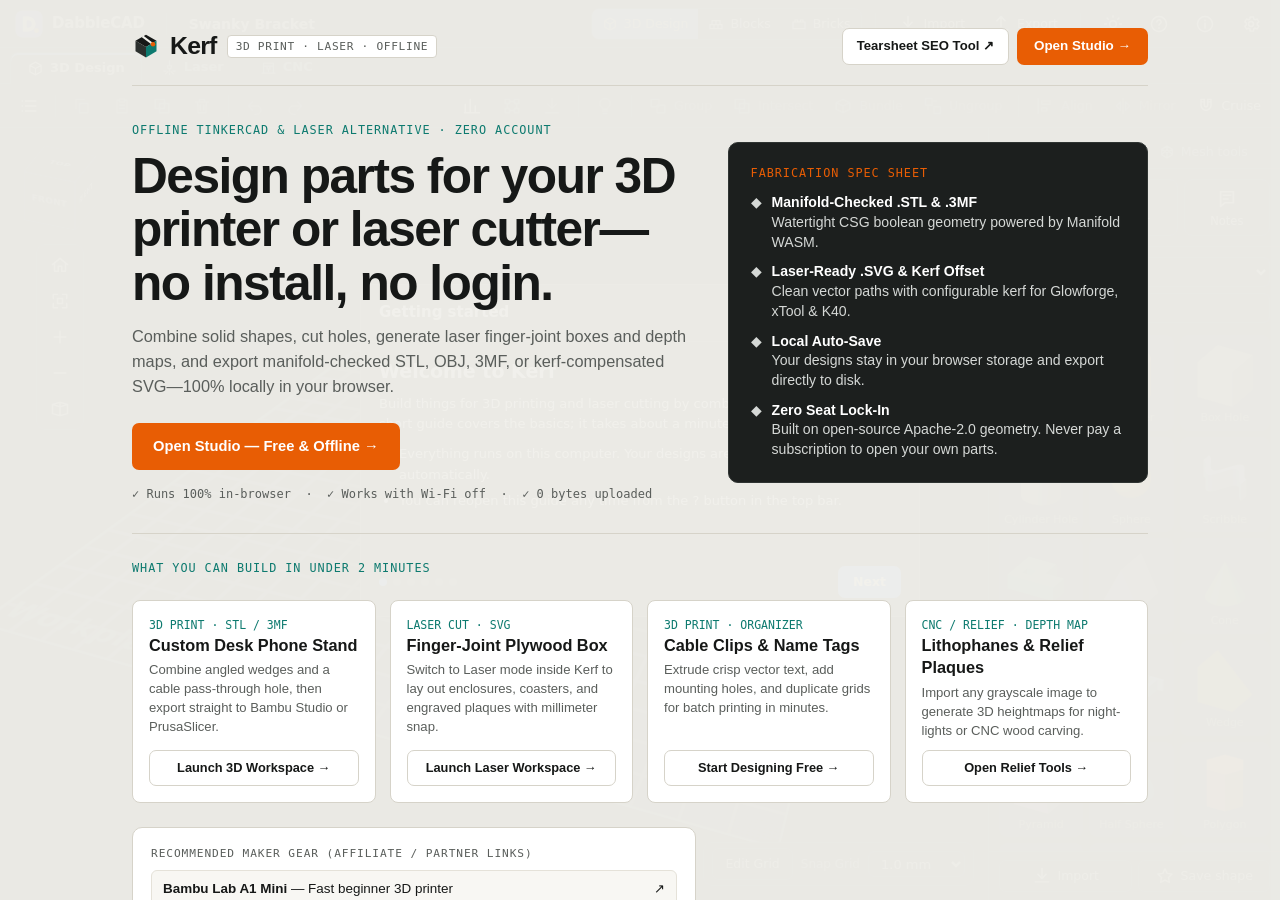
<file: index.html>
<!doctype html>
<html lang="en" data-theme="dark">
  <head>
    <meta charset="UTF-8" />
    <meta name="viewport" content="width=device-width, initial-scale=1.0" />
    <meta http-equiv="Content-Security-Policy" content="default-src 'self'; script-src 'self' 'wasm-unsafe-eval'; style-src 'self' 'unsafe-inline' https://fonts.googleapis.com; img-src 'self' data: blob:; font-src 'self' data: https://fonts.gstatic.com; connect-src 'self' data: blob: ws: http://localhost:*; media-src 'self' blob: mediastream:; worker-src 'self' blob:" />
    <title>Kerf — Offline Browser 3D CAD &amp; Laser Studio</title>
    <meta name="description" content="Zero-account 3D printing & laser cutting CAD studio that runs 100% offline in your browser. Export clean STL, OBJ, 3MF, and kerf-ready SVG." />
    <link rel="icon" type="image/svg+xml" href="data:image/svg+xml,%3Csvg xmlns='http://www.w3.org/2000/svg' viewBox='0 0 32 32'%3E%3Cpolygon points='16,3 28,10 16,17 4,10' fill='%23161817'/%3E%3Cpolygon points='4,10 16,17 16,29 4,22' fill='%232C302E'/%3E%3Cpolygon points='28,10 16,17 16,29 28,22' fill='%230D7A6F'/%3E%3Cline x1='12' y1='5' x2='24' y2='14' stroke='%23F2F1EC' stroke-width='2.4'/%3E%3Ccircle cx='24' cy='14' r='2.6' fill='%23E85D04'/%3E%3C/svg%3E" />
    <link rel="preconnect" href="https://fonts.googleapis.com" />
    <link rel="preconnect" href="https://fonts.gstatic.com" crossorigin />
    <link href="https://fonts.googleapis.com/css2?family=IBM+Plex+Mono:wght@400;500&family=Inter:wght@400;500;600&family=Space+Grotesk:wght@600;700&display=swap" rel="stylesheet" />
    <script type="module" crossorigin src="./assets/index-CV2kZKXa.js"></script>
    <link rel="stylesheet" crossorigin href="./assets/index-B5rEnahn.css">
  </head>
  <body>
    <div id="app"></div>
    <div id="boot" class="boot"><div class="boot-logo">Kerf</div><div class="boot-sub">Loading 3D &amp; Laser engine…</div></div>
  </body>
</html>
</file>
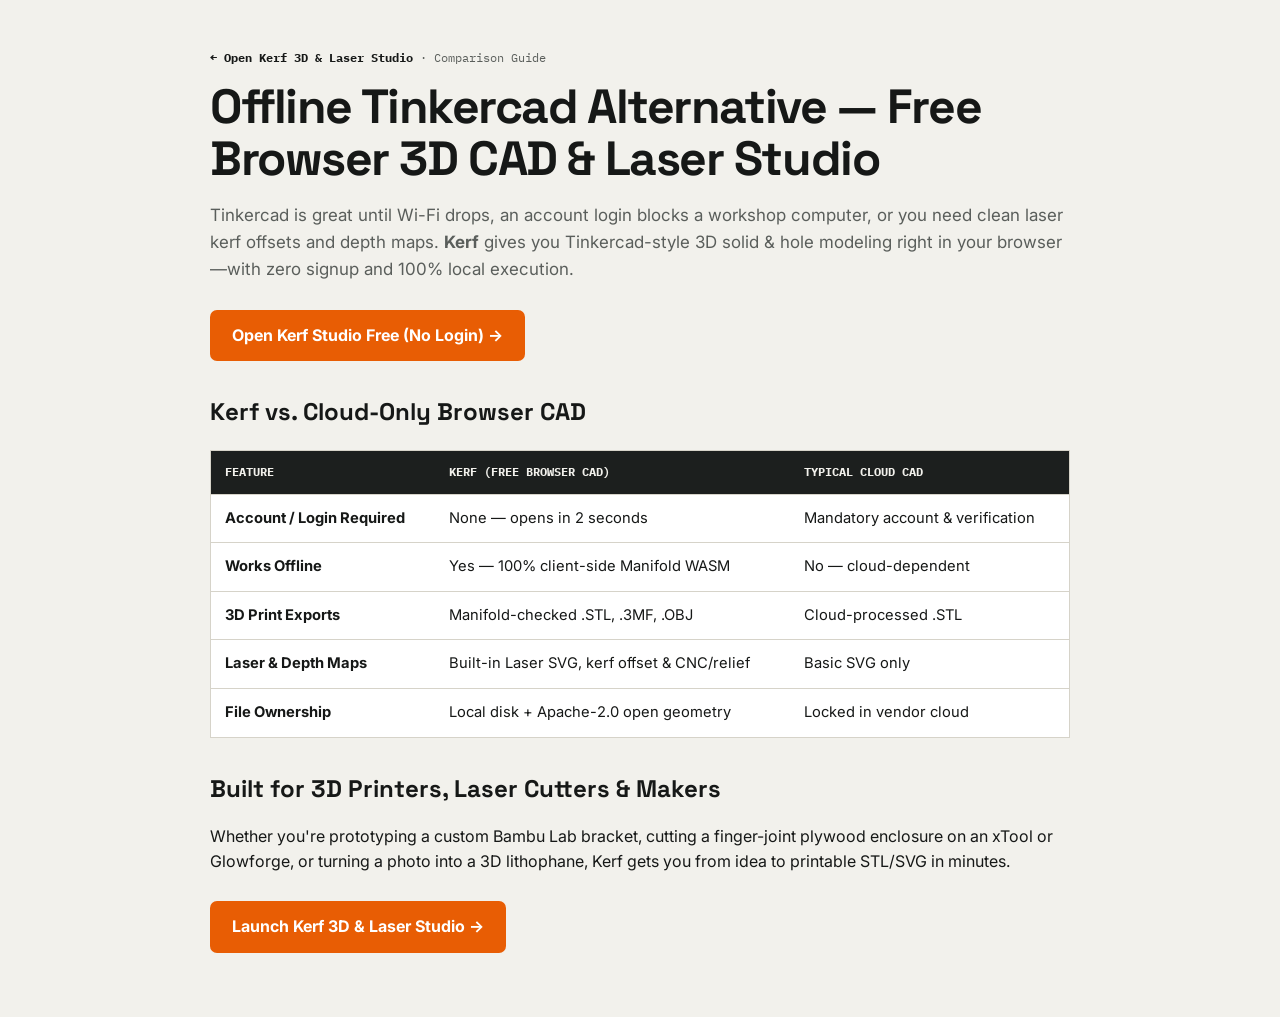
<file: tinkercad-offline-alternative.html>
<!DOCTYPE html>
<html lang="en">
<head>
  <meta charset="UTF-8" />
  <meta name="viewport" content="width=device-width, initial-scale=1.0" />
  <title>Offline Tinkercad Alternative — Free Browser 3D CAD &amp; Laser Studio | Kerf</title>
  <meta name="description" content="Looking for an offline Tinkercad alternative with no account or cloud lock-in? Kerf runs 100% locally in your browser with Manifold WASM and exports clean STL, 3MF, OBJ, and laser SVG." />
  <link rel="canonical" href="https://evanturner557-del.github.io/kerf-cad/tinkercad-offline-alternative.html" />
  <script type="application/ld+json">
  {
    "@context": "https://schema.org",
    "@type": "FAQPage",
    "mainEntity": [
      {"@type":"Question","name":"Does Kerf work without an Autodesk account or internet connection?","acceptedAnswer":{"@type":"Answer","text":"Yes. Kerf runs 100% client-side in your browser using WebGL and Manifold WASM. Zero signup, zero cloud uploads, and your designs save directly to local storage or disk."}},
      {"@type":"Question","name":"Can Kerf export files for Bambu Lab, Prusa, and Glowforge/xTool?","acceptedAnswer":{"@type":"Answer","text":"Yes. Kerf exports watertight, manifold-checked .STL, .3MF, and .OBJ files for 3D slicers (Bambu Studio, PrusaSlicer, Cura) and kerf-compensated .SVG files for laser cutters."}}
    ]
  }
  </script>
  <link rel="preconnect" href="https://fonts.googleapis.com" />
  <link rel="preconnect" href="https://fonts.gstatic.com" crossorigin />
  <link href="https://fonts.googleapis.com/css2?family=IBM+Plex+Mono:wght@400;500&family=Inter:wght@400;600;700&family=Space+Grotesk:wght@600;700&display=swap" rel="stylesheet" />
  <style>
    body { margin:0; background:#F2F1EC; color:#161817; font-family:'Inter',sans-serif; line-height:1.6; }
    .wrap { max-width:860px; margin:0 auto; padding:36px 20px 64px; }
    a { color:#E85D04; }
    h1 { font-family:'Space Grotesk',sans-serif; font-size:clamp(2rem,4.5vw,3rem); line-height:1.08; margin:0 0 14px; letter-spacing:-0.03em; }
    h2 { font-family:'Space Grotesk',sans-serif; font-size:1.5rem; margin:32px 0 10px; }
    .btn { display:inline-block; background:#E85D04; color:#fff; text-decoration:none; font-weight:700; padding:13px 22px; border-radius:7px; margin-top:10px; }
    .btn:hover { background:#C94D00; }
    table { width:100%; border-collapse:collapse; background:#fff; border:1px solid #D6D3C9; margin:18px 0; font-size:0.92rem; }
    th, td { padding:12px 14px; border-bottom:1px solid #D6D3C9; text-align:left; }
    th { background:#1C1F1E; color:#F2F1EC; font-family:'IBM Plex Mono',monospace; font-size:0.74rem; text-transform:uppercase; }
  </style>
</head>
<body>
  <div class="wrap">
    <p style="font-family:'IBM Plex Mono',monospace;font-size:0.78rem;color:#5A5E5B;"><a href="./" style="text-decoration:none;color:#161817;font-weight:700;">← Open Kerf 3D &amp; Laser Studio</a> · Comparison Guide</p>
    <h1>Offline Tinkercad Alternative — Free Browser 3D CAD &amp; Laser Studio</h1>
    <p style="font-size:1.06rem;color:#5A5E5B;">Tinkercad is great until Wi-Fi drops, an account login blocks a workshop computer, or you need clean laser kerf offsets and depth maps. <strong>Kerf</strong> gives you Tinkercad-style 3D solid &amp; hole modeling right in your browser—with zero signup and 100% local execution.</p>
    <a class="btn" href="./">Open Kerf Studio Free (No Login) →</a>

    <h2>Kerf vs. Cloud-Only Browser CAD</h2>
    <table>
      <thead><tr><th>Feature</th><th>Kerf (Free Browser CAD)</th><th>Typical Cloud CAD</th></tr></thead>
      <tbody>
        <tr><td><strong>Account / Login Required</strong></td><td>None — opens in 2 seconds</td><td>Mandatory account &amp; verification</td></tr>
        <tr><td><strong>Works Offline</strong></td><td>Yes — 100% client-side Manifold WASM</td><td>No — cloud-dependent</td></tr>
        <tr><td><strong>3D Print Exports</strong></td><td>Manifold-checked .STL, .3MF, .OBJ</td><td>Cloud-processed .STL</td></tr>
        <tr><td><strong>Laser &amp; Depth Maps</strong></td><td>Built-in Laser SVG, kerf offset &amp; CNC/relief</td><td>Basic SVG only</td></tr>
        <tr><td><strong>File Ownership</strong></td><td>Local disk + Apache-2.0 open geometry</td><td>Locked in vendor cloud</td></tr>
      </tbody>
    </table>

    <h2>Built for 3D Printers, Laser Cutters &amp; Makers</h2>
    <p>Whether you're prototyping a custom Bambu Lab bracket, cutting a finger-joint plywood enclosure on an xTool or Glowforge, or turning a photo into a 3D lithophane, Kerf gets you from idea to printable STL/SVG in minutes.</p>
    <a class="btn" href="./">Launch Kerf 3D &amp; Laser Studio →</a>
  </div>
</body>
</html>
</file>
<file: assets/index-B5rEnahn.css>
:root{--bg:#16181d;--panel:#1e2128;--panel-2:#262a33;--panel-3:#2f3440;--border:#323845;--text:#e7eaf0;--muted:#98a2b3;--accent:#4f8cff;--accent-text:#fff;--accent-soft:#4f8cff2e;--danger:#ef5350;--select:#29c5ff;--shadow:0 8px 28px #00000073;--tile:#2a2f3a;--handle:#fff;--handle-border:#10131a;--lightningcss-light: ;--lightningcss-dark:initial;color-scheme:dark}:root[data-theme=light]{--bg:#f1f4f8;--panel:#fff;--panel-2:#f3f6fa;--panel-3:#e6ebf2;--border:#d5dce6;--text:#1c2430;--muted:#5f6b7c;--accent:#2463eb;--accent-text:#fff;--accent-soft:#2463eb1f;--danger:#d32f2f;--shadow:0 8px 28px #1e32502e;--tile:#eef2f7;--lightningcss-light:initial;--lightningcss-dark: ;color-scheme:light}*{box-sizing:border-box}html,body{height:100%;margin:0;overflow:hidden}body{background:var(--bg);color:var(--text);user-select:none;font:13px/1.4 Segoe UI,system-ui,-apple-system,Helvetica Neue,Arial,sans-serif}button,input,select,textarea{font:inherit;color:inherit}input,textarea{user-select:text}::-webkit-scrollbar{width:10px;height:10px}::-webkit-scrollbar-thumb{background:var(--panel-3);background-clip:padding-box;border:2px solid #0000;border-radius:6px}::-webkit-scrollbar-thumb:hover{background:var(--muted);background-clip:padding-box;border:2px solid #0000}.boot{background:var(--bg);z-index:1000;flex-direction:column;justify-content:center;align-items:center;gap:6px;display:flex;position:fixed;inset:0}.boot-logo{letter-spacing:-.5px;font-size:30px;font-weight:700}.boot-sub{color:var(--muted)}#app{flex-direction:column;height:100%;display:flex}.btn{cursor:pointer;min-width:32px;height:32px;color:var(--text);white-space:nowrap;background:0 0;border:1px solid #0000;border-radius:7px;justify-content:center;align-items:center;gap:6px;padding:0 8px;display:inline-flex}.btn:hover{background:var(--panel-3)}.btn:active{transform:translateY(1px)}.btn:disabled,.btn.disabled{opacity:.35;pointer-events:none}.btn.active{background:var(--accent-soft);color:var(--accent);border-color:var(--accent)}.btn-primary{background:var(--accent);color:var(--accent-text);padding:0 14px;font-weight:600}.btn-primary:hover{background:var(--accent);filter:brightness(1.1)}.btn-outline{border-color:var(--border);padding:0 12px}.btn-danger{background:var(--danger);color:#fff;padding:0 14px;font-weight:600}.btn-danger:hover{background:var(--danger);filter:brightness(1.1)}.btn-ghost{color:var(--muted)}.btn-label{font-size:12.5px}.icon{flex:none}.input,.select{border:1px solid var(--border);background:var(--panel-2);border-radius:6px;outline:none;min-width:0;height:30px;padding:0 8px}.input:focus,.select:focus{border-color:var(--accent)}.sep{background:var(--border);flex:none;width:1px;height:22px;margin:0 5px}.topbar{background:var(--panel);border-bottom:1px solid var(--border);flex:none;align-items:center;gap:8px;height:48px;padding:0 10px;display:flex}.logo{cursor:pointer;background:0 0;border:0;border-radius:8px;align-items:center;gap:8px;padding:4px 8px 4px 4px;display:flex}.logo:hover{background:var(--panel-3)}.logo-mark{width:30px;height:30px;display:flex}.logo-name{letter-spacing:-.2px;font-size:15px;font-weight:700}.design-name{background:0 0;border:1px solid #0000;border-radius:6px;outline:none;width:260px;height:30px;padding:0 8px;font-size:14px;font-weight:600}.design-name:hover{border-color:var(--border)}.design-name:focus{border-color:var(--accent);background:var(--panel-2)}.save-state{color:var(--muted);min-width:120px;font-size:12px}.spacer{flex:1}.segmented{border:1px solid var(--border);background:var(--panel-2);border-radius:8px;display:inline-flex;overflow:hidden}.segmented .btn{border:0;border-radius:0;height:30px;padding:0 10px}.segmented .btn.active{background:var(--accent);color:var(--accent-text)}.toolbar{background:var(--panel);border-bottom:1px solid var(--border);flex:none;align-items:center;gap:2px;height:44px;padding:0 10px;display:flex}.toolbar .btn{min-width:36px;height:34px}.main{flex:1;min-height:0;display:flex}.viewport{background:var(--bg);flex:1;min-width:0;position:relative;overflow:hidden}.viewport-canvas{touch-action:none;outline:none;display:block;position:absolute;inset:0}.busy .viewport-canvas{cursor:progress!important}.busy-pill{background:var(--panel);border:1px solid var(--border);box-shadow:var(--shadow);z-index:30;border-radius:20px;padding:6px 14px;display:none;position:absolute;top:14px;left:50%;transform:translate(-50%)}.busy .busy-pill{display:block}.marquee{border:1px solid var(--select);pointer-events:none;z-index:5;background:#29c5ff1f;position:absolute}.mode-banner{background:var(--panel);border:1px solid var(--border);box-shadow:var(--shadow);z-index:12;border-radius:10px;align-items:center;gap:10px;padding:8px 14px;display:flex;position:absolute;bottom:18px;left:50%;transform:translate(-50%)}.mode-banner:empty{display:none}.mode-banner kbd,.kbd{background:var(--panel-3);border:1px solid var(--border);border-bottom-width:2px;border-radius:4px;padding:3px 5px;font:11px/1 ui-monospace,Consolas,monospace}.viewnav{z-index:10;flex-direction:column;align-items:center;gap:10px;display:flex;position:absolute;top:14px;left:14px}.viewcube{cursor:grab;width:92px;height:92px;position:relative}.viewcube-face{letter-spacing:.4px;width:56px;height:56px;color:var(--muted);background:var(--panel);border:1px solid var(--border);backface-visibility:hidden;cursor:pointer;transform-origin:50%;justify-content:center;align-items:center;margin:-28px 0 0 -28px;font-size:9.5px;font-weight:700;display:flex;position:absolute;top:50%;left:50%}.viewcube-face:hover{background:var(--accent);color:var(--accent-text);border-color:var(--accent)}.navcol{background:var(--panel);border:1px solid var(--border);box-shadow:var(--shadow);border-radius:9px;flex-direction:column;gap:4px;padding:4px;display:flex}.gizmo-layer{pointer-events:none;z-index:6;position:absolute;inset:0;overflow:hidden}.gizmo-layer>*{pointer-events:auto;position:absolute;top:0;left:0}.gz-handle{touch-action:none}.gz-corner{background:var(--handle);border:1.5px solid var(--handle-border);cursor:nwse-resize;border-radius:2px;width:11px;height:11px;box-shadow:0 0 0 1px #ffffff59}.gz-corner:hover,.gz-edge:hover{background:#ff5252}.gz-top{cursor:ns-resize}.gz-edge{cursor:ew-resize;background:#20242c;border:1.5px solid #fff;border-radius:2px;width:8px;height:8px}.gz-lift{cursor:ns-resize;filter:drop-shadow(0 0 1px #fff)drop-shadow(0 0 1px #fff);border-bottom:17px solid #20242c;border-left:9px solid #0000;border-right:9px solid #0000;width:0;height:0}.gz-lift:hover{border-bottom-color:#ff5252}.gz-rot{color:#fff;cursor:grab;background:#181c24d1;border:1px solid #ffffff8c;border-radius:50%;justify-content:center;align-items:center;width:30px;height:30px;display:flex}.gz-rot:hover{background:var(--select);color:#06202b}.gz-rot-x{color:#ff8a80}.gz-rot-y{color:#b9f6ca}.gz-rot-z{color:#82b1ff}.gz-label{text-align:center;color:#1b2330;cursor:text;white-space:nowrap;background:#fff;border:1px solid #9aa7b8;border-radius:4px;min-width:26px;padding:2px 6px;font-size:11.5px;font-weight:600;box-shadow:0 1px 3px #0000004d}.gz-label:hover{border-color:var(--select)}.gz-label.editing{padding:0}.gz-label-e,.gz-label-rx,.gz-label-ry{color:#fff;background:#20242c;border-color:#58657a}.gz-angle{background:var(--select);color:#06202b;border-color:var(--select);pointer-events:none!important}.gz-input{outline:2px solid var(--select);text-align:center;color:#111;background:#fff;border:0;border-radius:3px;width:62px;height:22px;font-size:12px;font-weight:600}.gz-align{cursor:pointer;background:#20242c;border:2px solid #fff;border-radius:50%;width:15px;height:15px}.gz-align:hover{transform-origin:50%;background:#ff7043}.gz-mirror{color:#fff;cursor:pointer;background:#20242c;border:1px solid #fff9;border-radius:8px;justify-content:center;align-items:center;width:32px;height:32px;display:flex}.gz-mirror:hover{background:#ff7043}.gz-mirror-y svg{transform:rotate(60deg)}.gz-mirror-z svg{transform:rotate(90deg)}.gz-ruler-close{background:var(--select);color:#06202b;cursor:pointer;border:0;border-radius:50%;width:20px;height:20px;font-weight:700;line-height:1}.gz-notes{inset:0;pointer-events:none!important}.gz-note{pointer-events:auto;cursor:pointer;align-items:flex-start;gap:0;display:flex;position:absolute;top:0;left:0}.gz-note-pin{background:#ffca28;border:2px solid #5d4200;border-radius:50%;flex:none;width:10px;height:10px;margin:-5px 0 0 -5px}.gz-note-text{color:#3b2e00;white-space:pre-wrap;background:#fff3c4;border:1px solid #c9a227;border-radius:6px 6px 6px 0;max-width:220px;margin:-26px 0 0 4px;padding:3px 8px;font-size:12px;box-shadow:0 2px 6px #0000004d}.inspector{z-index:11;background:var(--panel);border:1px solid var(--border);width:262px;max-height:calc(100% - 80px);box-shadow:var(--shadow);border-radius:10px;position:absolute;top:14px;right:14px;overflow:auto}.inspector:empty{display:none}.insp-head{border-bottom:1px solid var(--border);align-items:center;gap:4px;padding:8px 8px 8px 12px;display:flex}.insp-title{text-overflow:ellipsis;white-space:nowrap;flex:1;font-size:13.5px;font-weight:700;overflow:hidden}.insp-kind{gap:8px;padding:10px 12px;display:flex}.kind-btn{border:1px solid var(--border);background:var(--panel-2);cursor:pointer;border-radius:8px;flex-direction:column;flex:1;align-items:center;gap:5px;padding:8px 4px;font-size:12px;display:flex}.kind-btn:hover{border-color:var(--muted)}.kind-btn.active{border-color:var(--accent);background:var(--accent-soft)}.swatch{width:34px;height:34px;box-shadow:0 0 0 1px var(--border);border:2px solid #ffffffbf;border-radius:50%}.swatch-hole{background:radial-gradient(#7f8894 1.6px,#0000 1.8px) 0 0/7px 7px,#cfd5dc}.swatch-multi{background:conic-gradient(#e53935,#fdd835,#43a047,#1e88e5,#8e24aa,#e53935)}.insp-section{border-top:1px solid var(--border);padding:6px 12px 10px}.insp-section>summary{cursor:pointer;color:var(--muted);text-transform:uppercase;letter-spacing:.5px;align-items:center;gap:4px;padding:4px 0;font-size:12px;font-weight:600;list-style:none;display:flex}.insp-section>summary::-webkit-details-marker{display:none}.insp-section>summary:before{content:"▸";font-size:10px}.insp-section[open]>summary:before{content:"▾"}.param{grid-template-columns:1fr 64px;align-items:center;gap:2px 8px;margin:7px 0;display:grid}.param label{color:var(--muted);grid-column:1/3;font-size:12px}.param input[type=range]{width:100%;accent-color:var(--accent)}.param .input{text-align:right;height:26px;padding:0 6px}.param-wide{grid-template-columns:1fr}.param-wide textarea{resize:vertical;border:1px solid var(--border);background:var(--panel-2);border-radius:6px;outline:none;width:100%;min-height:54px;padding:6px 8px}.param-wide textarea:focus{border-color:var(--accent)}.param-wide .select{width:100%}.xyz{grid-template-columns:38px repeat(3,1fr);align-items:center;gap:5px;margin:6px 0;display:grid}.xyz span{color:var(--muted);font-size:11.5px}.xyz .input{text-align:right;width:100%;height:26px;padding:0 5px}.xyz .input.ax-x{border-left:3px solid #ef5350}.xyz .input.ax-y{border-left:3px solid #66bb6a}.xyz .input.ax-z{border-left:3px solid #42a5f5}.check{cursor:pointer;align-items:center;gap:8px;margin:7px 0;font-size:12.5px;display:flex}.check input{accent-color:var(--accent);width:15px;height:15px}.insp-note{color:var(--muted);padding:4px 0;font-size:12px}.color-pop{z-index:60;background:var(--panel);border:1px solid var(--border);width:232px;box-shadow:var(--shadow);border-radius:10px;padding:10px;position:fixed}.color-grid{grid-template-columns:repeat(8,1fr);gap:5px;display:grid}.color-cell{aspect-ratio:1;cursor:pointer;border:1px solid #80808073;border-radius:5px;padding:0}.color-cell:hover{transform:scale(1.15)}.color-custom{align-items:center;gap:8px;margin-top:10px;display:flex}.color-custom input[type=color]{border:1px solid var(--border);background:0 0;border-radius:5px;width:34px;height:28px;padding:0}.side{background:var(--panel);border-left:1px solid var(--border);flex-direction:column;flex:none;width:292px;display:flex}.side-tools{border-bottom:1px solid var(--border);grid-template-columns:repeat(3,1fr);gap:6px;padding:10px;display:grid}.side-tool{border:1px solid var(--border);background:var(--panel-2);cursor:pointer;border-radius:8px;flex-direction:column;align-items:center;gap:3px;padding:8px 2px 6px;font-size:11.5px;display:flex}.side-tool:hover{border-color:var(--muted)}.side-tool.active{border-color:var(--accent);background:var(--accent-soft);color:var(--accent)}.side-filter{gap:6px;padding:10px 10px 6px;display:flex}.side-filter .select{flex:1}.side-search{padding:0 10px 8px;position:relative}.side-search .input{width:100%;padding-left:28px}.side-search .icon{color:var(--muted);position:absolute;top:7px;left:18px}.shape-grid{flex:1;grid-template-columns:repeat(3,1fr);align-content:start;gap:6px;padding:4px 10px 12px;display:grid;overflow-y:auto}.shape-tile{background:var(--tile);cursor:grab;touch-action:none;border:1px solid #0000;border-radius:8px;flex-direction:column;align-items:center;padding:4px 2px 5px;display:flex;position:relative}.shape-tile:hover{border-color:var(--accent)}.shape-tile img,.shape-tile .thumb-ph{pointer-events:none;width:72px;height:72px}.shape-tile span{text-align:center;color:var(--muted);text-overflow:ellipsis;white-space:nowrap;max-width:100%;padding:0 2px;font-size:11px;line-height:1.15;overflow:hidden}.shape-tile:hover span{color:var(--text)}.shape-del{background:var(--danger);color:#fff;cursor:pointer;border:0;border-radius:50%;width:18px;height:18px;line-height:1;display:none;position:absolute;top:2px;right:2px}.shape-tile:hover .shape-del{display:block}.side-empty{color:var(--muted);text-align:center;grid-column:1/4;padding:24px 12px}.side-foot{border-top:1px solid var(--border);gap:6px;padding:8px 10px;display:flex}.side-foot .btn{flex:1}.outliner{background:var(--panel);border-right:1px solid var(--border);flex-direction:column;flex:none;width:232px;display:none}.outliner.open{display:flex}.outliner-head{border-bottom:1px solid var(--border);align-items:center;padding:8px 8px 8px 12px;font-weight:700;display:flex}.outliner-list{flex:1;padding:4px;overflow-y:auto}.outliner-row{cursor:pointer;border-radius:6px;align-items:center;gap:6px;height:28px;padding:0 4px 0 6px;display:flex}.outliner-row:hover{background:var(--panel-2)}.outliner-row.selected{background:var(--accent-soft)}.outliner-row .dot{border:1px solid #80808080;border-radius:3px;flex:none;width:11px;height:11px}.outliner-row .name{text-overflow:ellipsis;white-space:nowrap;flex:1;font-size:12.5px;overflow:hidden}.outliner-row .mini{color:var(--muted);cursor:pointer;opacity:.45;background:0 0;border:0;padding:2px;display:flex}.outliner-row .mini.on,.outliner-row:hover .mini{opacity:1}.outliner-row.hidden-node .name{opacity:.45}.gridbar{z-index:10;background:var(--panel);border:1px solid var(--border);box-shadow:var(--shadow);border-radius:9px;align-items:center;gap:8px;padding:5px 8px;display:flex;position:absolute;bottom:14px;right:14px}.gridbar label{color:var(--muted);font-size:12px}.gridbar .select{height:26px}.statusbar{z-index:10;color:var(--muted);background:var(--panel);border:1px solid var(--border);box-shadow:var(--shadow);text-overflow:ellipsis;white-space:nowrap;border-radius:9px;max-width:46%;padding:6px 10px;font-size:12px;position:absolute;bottom:14px;left:14px;overflow:hidden}.statusbar:empty{display:none}.menu{z-index:200;background:var(--panel);border:1px solid var(--border);min-width:210px;box-shadow:var(--shadow);border-radius:9px;padding:5px;position:fixed}.menu-item{cursor:pointer;text-align:left;background:0 0;border:0;border-radius:6px;align-items:center;gap:8px;width:100%;height:30px;padding:0 8px;display:flex}.menu-item:hover{background:var(--accent-soft)}.menu-item.disabled{opacity:.38;pointer-events:none}.menu-icon{width:16px;height:16px;color:var(--muted);display:flex}.menu-label{flex:1}.menu-shortcut{color:var(--muted);font-size:11.5px}.menu-sep{background:var(--border);height:1px;margin:4px 2px}.modal-backdrop{z-index:100;background:#080a0e8c;justify-content:center;align-items:center;padding:24px;display:flex;position:fixed;inset:0}.modal{background:var(--panel);border:1px solid var(--border);max-width:100%;max-height:100%;box-shadow:var(--shadow);border-radius:12px;flex-direction:column;display:flex}.modal-head{border-bottom:1px solid var(--border);align-items:center;padding:12px 12px 12px 18px;display:flex}.modal-title{flex:1;font-size:15px;font-weight:700}.modal-body{padding:16px 18px 18px;overflow:auto}.modal-text{color:var(--muted);margin:0 0 16px;line-height:1.5}.modal-actions{justify-content:flex-end;gap:8px;margin-top:18px;display:flex}.field{flex-direction:column;gap:5px;margin-bottom:12px;display:flex}.field>span{color:var(--muted);font-size:12px}.row{align-items:center;gap:10px;display:flex}.row>.field{flex:1}.set-group{border:1px solid var(--border);border-radius:10px;margin-bottom:14px;padding:4px 14px}.set-group h4{text-transform:uppercase;letter-spacing:.6px;color:var(--muted);margin:10px 0 4px;font-size:12px}.set-row{border-top:1px solid var(--border);align-items:center;gap:12px;padding:9px 0;display:flex}.set-row:first-of-type{border-top:0}.set-row .set-text{flex:1}.set-row .set-text small{color:var(--muted);margin-top:2px;line-height:1.35;display:block}.set-row input[type=range]{width:130px;accent-color:var(--accent)}.switch{flex:none;width:38px;height:22px;position:relative}.switch input{opacity:0;cursor:pointer;z-index:1;width:100%;height:100%;margin:0;position:absolute}.switch i{background:var(--panel-3);border:1px solid var(--border);border-radius:11px;transition:background .15s;position:absolute;inset:0}.switch i:after{content:"";background:#fff;border-radius:50%;width:16px;height:16px;transition:transform .15s;position:absolute;top:2px;left:2px;box-shadow:0 1px 2px #0006}.switch input:checked+i{background:var(--accent);border-color:var(--accent)}.switch input:checked+i:after{transform:translate(16px)}.gpu-box{background:var(--panel-2);border:1px solid var(--border);color:var(--muted);word-break:break-word;border-radius:8px;margin:8px 0 10px;padding:8px 10px;font:12px/1.5 ui-monospace,Consolas,monospace}.gpu-ok{color:#66bb6a}.gpu-warn{color:#ffb74d}.format-grid{grid-template-columns:repeat(2,1fr);gap:8px;display:grid}.format-btn{border:1px solid var(--border);background:var(--panel-2);cursor:pointer;text-align:left;border-radius:9px;flex-direction:column;align-items:flex-start;gap:2px;padding:10px 12px;display:flex}.format-btn:hover{border-color:var(--accent);background:var(--accent-soft)}.format-btn b{font-size:14px}.format-btn small{color:var(--muted);line-height:1.3}.shortcut-cols{columns:2;column-gap:28px}.shortcut-group{break-inside:avoid;margin-bottom:14px}.shortcut-group h4{text-transform:uppercase;letter-spacing:.6px;color:var(--muted);margin:0 0 6px;font-size:12px}.shortcut-row{justify-content:space-between;gap:10px;padding:3px 0;display:flex}.shortcut-row span:last-child{white-space:nowrap}.stat-grid{grid-template-columns:1fr auto;gap:7px 18px;display:grid}.stat-grid span:nth-child(odd){color:var(--muted)}.stat-grid span:nth-child(2n){text-align:right;font-weight:600}.toast-host{z-index:300;pointer-events:none;flex-direction:column;align-items:center;gap:8px;display:flex;position:fixed;bottom:26px;left:50%;transform:translate(-50%)}.toast{background:var(--panel);border:1px solid var(--border);box-shadow:var(--shadow);border-radius:9px;max-width:560px;padding:9px 14px;transition:opacity .3s,transform .3s}.toast-warn{border-color:#ffb74d}.toast-error{border-color:var(--danger)}.toast-out{opacity:0;transform:translateY(8px)}.scribble-bar{flex-wrap:wrap;align-items:center;gap:8px;margin-bottom:10px;display:flex}.scribble-bar input[type=range]{width:110px;accent-color:var(--accent)}.scribble-canvas{border:1px solid var(--border);cursor:crosshair;touch-action:none;background-color:#fff;background-image:linear-gradient(#e3e9f0 1px,#0000 1px),linear-gradient(90deg,#e3e9f0 1px,#0000 1px);background-size:26px 26px;border-radius:8px;display:block}.dashboard{z-index:80;background:var(--bg);flex-direction:column;display:none;position:fixed;inset:0}.dashboard.open{display:flex}.dash-head{background:var(--panel);border-bottom:1px solid var(--border);align-items:center;gap:12px;padding:14px 28px;display:flex}.dash-body{flex:1;padding:26px 28px 40px;overflow:auto}.dash-title{margin:0 0 16px;font-size:20px;font-weight:700}.dash-grid{grid-template-columns:repeat(auto-fill,minmax(230px,1fr));gap:16px;display:grid}.dash-card{background:var(--panel);border:1px solid var(--border);cursor:pointer;border-radius:12px;flex-direction:column;transition:transform .12s,border-color .12s;display:flex;overflow:hidden}.dash-card:hover{border-color:var(--accent);transform:translateY(-2px)}.dash-thumb{aspect-ratio:4/3;background:var(--panel-2) center / cover no-repeat}.dash-new{min-height:220px;color:var(--accent);border-style:dashed;justify-content:center;align-items:center;gap:8px;font-weight:600}.dash-meta{align-items:center;gap:6px;padding:8px 6px 8px 12px;display:flex}.dash-meta div{flex:1;min-width:0}.dash-meta b{text-overflow:ellipsis;white-space:nowrap;display:block;overflow:hidden}.dash-meta small{color:var(--muted)}.voxel-bar{z-index:12;background:var(--panel);border:1px solid var(--border);box-shadow:var(--shadow);border-radius:10px;align-items:center;gap:10px;padding:6px 12px;display:none;position:absolute;top:14px;left:50%;transform:translate(-50%)}.voxel-bar.open{display:flex}.voxel-bar input[type=range]{width:140px;accent-color:var(--accent)}.voxel-mode .inspector,.voxel-mode .gizmo-layer,.voxel-mode .gridbar{display:none!important}.laser-root{flex-direction:column;flex:1;min-height:0;display:none}#app.laser-mode>.toolbar,#app.laser-mode>.main,#app.cnc-mode>.toolbar,#app.cnc-mode>.main{display:none}#app.laser-mode>.laser-root:not(.cnc-root),#app.cnc-mode>.cnc-root{display:flex}.laser-toolbar{flex-wrap:nowrap;overflow:hidden}.laser-props{background:var(--panel);border-bottom:1px solid var(--border);white-space:nowrap;flex:none;align-items:center;gap:10px;height:40px;padding:0 12px;display:flex;overflow:hidden}.lp-field{align-items:center;gap:5px;display:flex}.lp-field span{color:var(--muted);font-size:12px}.lp-field .input{text-align:right;height:26px;padding:0 6px}.lp-hint,.lp-type{color:var(--muted);font-size:12.5px}.lp-type{color:var(--text);font-weight:600}.nine-dot{border:1px solid var(--border);background:var(--panel-2);border-radius:5px;flex:none;grid-template-columns:repeat(3,9px);gap:3px;width:max-content;padding:4px;display:grid}.nine-dot button{background:var(--panel-3);cursor:pointer;border:0;border-radius:50%;width:9px;height:9px;padding:0}.nine-dot button:hover{background:var(--muted)}.nine-dot button.on{background:var(--accent)}.laser-main{flex:1;min-height:0;display:flex}.laser-tools{background:var(--panel);border-right:1px solid var(--border);flex-direction:column;flex:none;align-items:center;gap:3px;width:46px;padding:8px 0;display:flex}.laser-tools .btn{width:36px;height:36px}.laser-canvas-wrap{background:var(--bg);flex:1;min-width:0;position:relative;overflow:hidden}.laser-canvas{touch-action:none;outline:none;display:block;position:absolute;inset:0}.laser-coords{color:var(--muted);background:var(--panel);border:1px solid var(--border);pointer-events:none;border-radius:6px;padding:3px 8px;font:11.5px ui-monospace,Consolas,monospace;position:absolute;bottom:8px;left:30px}.laser-coords:empty{display:none}.laser-side{background:var(--panel);border-left:1px solid var(--border);flex:none;width:344px;overflow-y:auto}.laser-section{border-bottom:1px solid var(--border);padding:0 10px 10px}.laser-section>summary{cursor:pointer;text-transform:uppercase;letter-spacing:.5px;color:var(--muted);padding:9px 0 7px;font-size:12px;font-weight:700;list-style:none}.laser-section>summary::-webkit-details-marker{display:none}.laser-section>summary:before{content:"▸ "}.laser-section[open]>summary:before{content:"▾ "}.laser-layer-list{flex-direction:column;gap:2px;max-height:230px;display:flex;overflow-y:auto}.ll-row{cursor:pointer;border:1px solid #0000;border-radius:6px;grid-template-columns:34px 1fr auto 16px 16px 16px 16px 16px;align-items:center;gap:6px;padding:4px 6px;display:grid}.ll-row:hover{background:var(--panel-2)}.ll-row.on{background:var(--accent-soft);border-color:var(--accent)}.ll-chip{color:#fff;text-shadow:0 0 2px #000,0 0 2px #000;border:1px solid #80808080;border-radius:10px;justify-content:center;align-items:center;min-width:30px;height:20px;font-size:10.5px;font-weight:700;display:inline-flex}.ll-mode{text-overflow:ellipsis;white-space:nowrap;min-width:0;font-size:12.5px;overflow:hidden}.ll-mode small{color:var(--muted);font-size:11px}.ll-row .mini.on{color:var(--accent)}.ll-row.drop{border-top-color:var(--accent)}.ll-head{color:var(--muted);justify-content:space-between;align-items:center;gap:6px;margin-bottom:4px;font-size:11.5px;display:flex}.layer-pick{flex-wrap:wrap;gap:6px;margin-top:10px;display:flex}.ll-sp{color:var(--muted);white-space:nowrap;font-size:11.5px}.ll-row .mini{color:var(--muted);cursor:pointer;background:0 0;border:0;padding:0;display:flex}.ll-row .mini:hover{color:var(--text)}.ll-row input{accent-color:var(--accent);margin:0}.laser-layer-editor{margin-top:8px}.le-title{align-items:center;gap:8px;margin:4px 0 6px;font-weight:600;display:flex}.le-sub{text-transform:uppercase;color:var(--muted);margin:10px 0 2px;font-size:11.5px;font-weight:700}.le-row{grid-template-columns:96px 1fr auto;align-items:center;gap:6px;margin:4px 0;display:grid}.le-row>span{color:var(--muted);font-size:12px}.le-row .input,.le-row .select{width:100%;min-width:0;height:26px;padding:0 6px}.le-row em{color:var(--muted);white-space:nowrap;font-size:11px;font-style:normal}.lz-row{align-items:center;gap:6px;margin:7px 0;display:flex}.lz-row>.btn{flex:1;padding:0 6px}.lz-start small{color:var(--muted);margin-bottom:2px;font-size:10.5px;display:block}.laser-state{font-weight:700}.laser-pos{color:var(--muted);font:11.5px ui-monospace,Consolas,monospace}.laser-progress{background:var(--panel-3);border-radius:3px;height:6px;margin:4px 0 8px;overflow:hidden}.laser-progress i{background:var(--accent);width:0;height:100%;transition:width .2s;display:block}.jog-pad{flex:none;grid-template-rows:repeat(3,34px);grid-template-columns:repeat(3,34px);gap:3px;display:grid}.jog-pad .btn{border-color:var(--border);background:var(--panel-2);width:34px;height:34px}.laser-console-log{background:var(--panel-2);border:1px solid var(--border);user-select:text;border-radius:6px;height:150px;margin-bottom:6px;padding:6px 8px;font:11.5px/1.45 ui-monospace,Consolas,monospace;overflow-y:auto}.laser-console-log+.input{width:100%}.lc-out{color:var(--accent)}.lc-error{color:#ff6b6b}.lc-info{color:var(--muted)}.laser-bottom{background:var(--panel);border-top:1px solid var(--border);flex:none;align-items:center;gap:12px;padding:5px 10px;display:flex}.laser-palette{flex-wrap:nowrap;gap:2px;display:flex;overflow:hidden}.lp-swatch{cursor:pointer;color:#fff;text-shadow:0 0 2px #000,0 0 2px #000;border:1px solid #80808080;border-radius:12px;flex:none;width:26px;height:24px;padding:0;font-size:10px;font-weight:700}.lp-swatch:hover{transform:translateY(-2px)}.lp-swatch.on{outline:2px solid var(--text);outline-offset:1px}.laser-status{text-align:right;color:var(--muted);white-space:nowrap;text-overflow:ellipsis;flex:1;font-size:12px;overflow:hidden}.about-head{align-items:center;gap:12px;margin-bottom:12px;display:flex}.about-head .logo-mark,.about-head .logo-mark svg{width:44px;height:44px}.about-name{font-size:19px;font-weight:700}.about-link{color:var(--accent);text-decoration:none}.about-link:hover{text-decoration:underline}.about-third{margin-top:4px}.about-third summary{cursor:pointer;color:var(--muted);margin-bottom:8px}.workspace-bar{background:var(--panel);border-bottom:1px solid var(--border);flex:none;align-items:flex-end;gap:2px;height:36px;padding:0 10px;display:flex}.ws-tab{height:32px;color:var(--muted);border:1px solid #0000;border-bottom:0;border-radius:8px 8px 0 0;padding:0 16px;font-weight:600}.ws-tab .btn-label{font-size:13px}.ws-tab:hover{background:var(--panel-2);color:var(--text)}.ws-tab.active{background:var(--bg);color:var(--text);border-color:var(--border);box-shadow:inset 0 2px 0 var(--accent);position:relative;top:1px}.dm-layout{align-items:flex-start;gap:16px;display:flex}.dm-left{flex:1;min-width:0}.dm-stage{border:1px solid var(--border);touch-action:none;background:#0d0f13;border-radius:10px;justify-content:center;align-items:center;height:470px;margin-top:10px;display:flex;position:relative;overflow:hidden}.dm-stage.zoomed{cursor:grab}.dm-stage.zoomed:active{cursor:grabbing}.dm-zoom{font:inherit;color:#fff;cursor:pointer;background:#0009;border:1px solid #fff3;border-radius:999px;padding:2px 9px;font-size:11.5px;position:absolute;bottom:8px;right:8px}.dm-zoom:hover{background:#000c}.dm-canvas{image-rendering:auto;max-width:100%;max-height:100%}.dm-3d{cursor:grab;width:100%;height:100%}.dm-3d canvas{width:100%;height:100%;display:block}.dm-hist{background:var(--panel-2);border:1px solid var(--border);border-radius:6px;width:100%;height:56px;margin-top:8px;display:block}.dm-controls{flex:none;width:340px;max-height:560px;padding-right:4px;overflow-y:auto}.dm-group{border:1px solid var(--border);border-radius:10px;margin-bottom:10px;padding:4px 12px 10px}.dm-group h4{text-transform:uppercase;letter-spacing:.6px;color:var(--muted);margin:8px 0 6px;font-size:12px}.dm-row{grid-template-columns:112px 1fr 52px;align-items:center;gap:8px;margin:5px 0;display:grid}.dm-row>span:first-child{color:var(--muted);font-size:12px}.dm-row input[type=range]{width:100%;accent-color:var(--accent)}.dm-row .input,.dm-row .select{width:100%;min-width:0;height:26px;padding:0 6px}.dm-val{color:var(--muted);text-align:right;white-space:nowrap;font-size:11.5px}.dm-advice{color:var(--muted);margin-top:6px;font-size:12px;line-height:1.45}.dm-advice .btn{height:28px;margin-top:6px}.insp-row-btns{flex-wrap:wrap;gap:8px;display:flex}.pc-list{flex-direction:column;gap:8px;margin:12px 0;display:flex}.pc-item{border:1px solid var(--border);border-radius:8px;align-items:flex-start;gap:12px;padding:10px 12px;display:flex}.pc-mark{color:#fff;border-radius:50%;flex:none;place-items:center;width:22px;height:22px;font-size:13px;font-weight:700;display:grid}.pc-ok .pc-mark{background:#2e9e6b}.pc-warn .pc-mark{background:#d98a1f}.pc-error .pc-mark{background:#d64545}.pc-text{flex-direction:column;flex:1;gap:3px;display:flex}.pc-text small{opacity:.72;line-height:1.4}.pc-verdict{font-size:16px;font-weight:600}.pc-verdict.pc-ok{color:#2e9e6b}.pc-verdict.pc-warn{color:#d98a1f}.pc-verdict.pc-error{color:#d64545}.pc-bed-inputs{align-items:center;gap:8px;display:flex}.pc-bed-inputs .input{width:84px}.set-btns{gap:6px;display:flex}.toast a{color:inherit;text-decoration:underline}.sketch-main{align-items:flex-start;gap:14px;display:flex}.sketch-canvas{border:1px solid var(--border);cursor:crosshair;touch-action:none;border-radius:8px;outline:none;width:760px;max-width:100%;height:auto}.sketch-canvas:focus-visible{box-shadow:0 0 0 2px var(--accent,#4c8dff)}.sketch-side{flex-direction:column;flex:none;gap:8px;width:240px;max-height:460px;display:flex;overflow:auto}.sketch-side h4{letter-spacing:.06em;text-transform:uppercase;opacity:.7;margin:6px 0 0;font-size:12px}.sketch-field{justify-content:space-between;align-items:center;gap:8px;font-size:13px;display:flex}.sketch-field .input{width:96px}.sketch-point{align-items:center;gap:6px;display:flex}.sketch-point>span{opacity:.6;width:16px;font-size:12px}.sketch-point .sketch-field .input{width:70px}.sketch-points{flex-direction:column;gap:4px;display:flex}.le-material{align-items:center;gap:6px;display:flex}.le-material .select{flex:1;min-width:0}.btn:focus-visible,.menu-item:focus-visible,.shape-tile:focus-visible,.ws-tab:focus-visible,.kind-btn:focus-visible,.format-btn:focus-visible,.input:focus-visible,.select:focus-visible,select:focus-visible,input:focus-visible,textarea:focus-visible,summary:focus-visible,a:focus-visible,.dash-card:focus-visible{outline:2px solid var(--accent,#4c8dff);outline-offset:2px}.modal:focus{outline:none}.menu-item:focus-visible{outline-offset:-2px}.welcome-step{flex-direction:column;gap:10px;min-height:190px;display:flex}.welcome-step h3{margin:0;font-size:19px}.welcome-step p,.welcome-step li{margin:0;line-height:1.55}.welcome-step ul{flex-direction:column;gap:6px;margin:0;padding-left:20px;display:flex}.welcome-dots{flex:1;align-items:center;gap:6px;display:flex}.welcome-dots i{background:var(--border);border-radius:50%;width:8px;height:8px}.welcome-dots i.on{background:var(--accent,#4c8dff)}.update-status{margin-bottom:8px;font-size:15px;font-weight:600}.update-bar{background:var(--border);border-radius:4px;height:8px;margin:12px 0;overflow:hidden}.update-bar i{background:var(--accent,#4c8dff);width:0;height:100%;transition:width .15s linear;display:block}.le-subs{flex-wrap:wrap;align-items:center;gap:4px;display:flex}.le-subs .btn{min-width:0;padding:2px 9px}.dev-group{border:1px solid var(--border);border-radius:8px;flex-direction:column;gap:8px;margin:8px 0;padding:8px 12px;display:flex}.dev-group>summary{cursor:pointer;font-weight:600}.dev-group[open]>summary{margin-bottom:8px}.var-tokens{flex-wrap:wrap;gap:6px;margin:8px 0;display:flex}.camera-canvas{border:1px solid var(--border);cursor:crosshair;background:#000;border-radius:8px;width:100%;max-width:720px;height:auto}.side-tabs{border-bottom:1px solid var(--border);gap:4px;padding:8px 10px 0;display:flex}.side-tab{height:32px;color:var(--muted);border-bottom:2px solid #0000;border-radius:7px 7px 0 0;flex:1}.side-tab.active{border-color:#0000;border-bottom-color:var(--accent);color:var(--text);background:0 0;font-weight:600}.side-pane{flex-direction:column;flex:1;min-height:0;display:none}.side-pane.open{display:flex}.mesh-body{flex:1;overflow-y:auto}.mesh-head{text-overflow:ellipsis;white-space:nowrap;padding:10px 12px 6px;font-size:13.5px;font-weight:700;overflow:hidden}.mesh-bar{align-items:center;gap:4px;padding:0 12px 6px;display:flex}.mesh-bar .mesh-seg{flex:1;margin:0}.mesh-seg{margin:4px 0 8px;display:flex}.mesh-seg .btn{flex:1}.mesh-body>.insp-note{padding:0 12px 8px}.mesh-grid{grid-template-columns:1fr 1fr;gap:6px;margin:6px 0;display:grid}.mesh-grid .btn{min-width:0;height:30px;padding:0 6px;font-size:12.5px;overflow:hidden}.mesh-grid .btn .btn-label{text-overflow:ellipsis;overflow:hidden}.brush-grid{grid-template-columns:repeat(3,1fr);gap:5px;margin:6px 0 10px;display:grid}.brush{border:1px solid var(--border);background:var(--panel-2);cursor:pointer;border-radius:7px;height:34px;padding:0 3px;font-size:11.5px;line-height:1.1}.brush:hover{border-color:var(--muted)}.brush.active{border-color:var(--accent);background:var(--accent-soft);color:var(--accent);font-weight:600}.color-cell.picked{outline:2px solid var(--accent);outline-offset:1px}.mesh-result{border:1px solid var(--accent);background:var(--accent-soft);border-radius:9px;margin:4px 10px 10px;padding:8px 10px 10px}.mesh-result-head{justify-content:space-between;align-items:center;margin-bottom:6px;display:flex}.mesh-result .stat-grid{gap:5px 12px;font-size:12px}.mesh-result .stat-grid span:nth-child(2n){text-align:right;overflow-wrap:anywhere;font-weight:600}.mesh-done{background:var(--panel);border-top:1px solid var(--border);gap:8px;padding:10px 12px;display:flex;position:sticky;bottom:0}.mesh-done .btn{flex:1}.lasso{pointer-events:none;z-index:6;width:100%;height:100%;position:absolute;inset:0}.lasso polyline{fill:#ff8f1f24;stroke:#ff8f1f;stroke-width:1.5px;stroke-dasharray:5 4}.mesh-mode .toolbar,.mesh-mode .topbar .btn,.mesh-mode .topbar .logo,.mesh-mode .topbar .design-name,.mesh-mode .side-tabs,.mesh-mode .gridbar,.mesh-mode .outliner{pointer-events:none;opacity:.45}.cnc-design{flex-direction:column;flex:1;min-height:0;display:flex}.cnc-machine{flex:1;min-height:0;display:none}.cnc-in-machine .cnc-design{display:none}.cnc-in-machine .cnc-machine{display:flex}.cnc-in-machine .cnc-toolbar>:not(.cnc-mode):not(.spacer):not(:last-child){display:none}.cnc-mode .btn{padding:0 14px;font-weight:600}.cnc-side{width:356px}.cnc-zero-row{grid-template-columns:96px auto 1fr}.cnc-zero{border:1px solid var(--border);background:var(--panel-2);border-radius:6px;grid-template-columns:repeat(3,13px);gap:3px;width:max-content;padding:5px;display:grid}.cnc-zero button{background:var(--panel-3);cursor:pointer;border:0;border-radius:50%;width:13px;height:13px;padding:0}.cnc-zero button:hover{background:var(--muted)}.cnc-zero button.on{background:#ef5350}.cnc-add{grid-template-columns:repeat(3,1fr);gap:5px;margin:4px 0 8px;display:grid}.cnc-add-btn{border:1px solid var(--border);background:var(--panel-2);color:var(--text);cursor:pointer;border-radius:8px;flex-direction:column;align-items:center;gap:3px;padding:7px 2px 6px;font-size:11.5px;display:flex}.cnc-add-btn:hover{border-color:var(--accent);background:var(--accent-soft)}.cnc-tp-list{flex-direction:column;gap:2px;margin-bottom:6px;display:flex}.cnc-tp-row{cursor:pointer;border:1px solid #0000;border-radius:7px;align-items:center;gap:7px;padding:5px 6px;display:flex}.cnc-tp-row:hover{background:var(--panel-2)}.cnc-tp-row.on{background:var(--accent-soft);border-color:var(--accent)}.cnc-tp-row.off .cnc-tp-name{opacity:.5}.cnc-tp-row input{accent-color:var(--accent)}.cnc-tp-dot{border-radius:50%;flex:none;width:10px;height:10px}.cnc-tp-name{white-space:nowrap;text-overflow:ellipsis;flex:1;min-width:0;font-weight:600;overflow:hidden}.cnc-tp-name small{color:var(--muted);text-overflow:ellipsis;font-size:11px;font-weight:400;display:block;overflow:hidden}.cnc-warn{color:#1b1300;background:#f59f00;border-radius:50%;flex:none;justify-content:center;align-items:center;width:17px;height:17px;font-size:12px;font-weight:800;display:inline-flex}.cnc-tp-editor{border-top:1px solid var(--border);margin-top:6px;padding-top:6px}.cnc-tp-editor .le-title .icon{color:var(--accent)}.cnc-note-warn{background:#f59f0024;border:1px solid #f59f0080;border-radius:6px;margin:6px 0;padding:6px 8px;font-size:12px}.cnc-more{margin:6px 0}.cnc-more>summary{cursor:pointer;color:var(--muted);padding:3px 0;font-size:12px}.cnc-preview{background:var(--bg);z-index:5;flex-direction:column;display:none;position:absolute;inset:0}.cnc-preview.open{display:flex}.cnc-preview-bar{background:var(--panel);border-bottom:1px solid var(--border);flex:none;align-items:center;gap:8px;padding:6px 10px;display:flex}.cnc-preview-bar .check{white-space:nowrap;margin:0}.cnc-scrub{min-width:80px;accent-color:var(--accent);flex:1}.cnc-preview-info{color:var(--muted);white-space:nowrap;font-size:12px}.cnc-preview-view{flex:1;min-height:0;position:relative;overflow:hidden}.cnc-view3d-canvas{touch-action:none;outline:none;display:block;position:absolute;inset:0}.cnc-setup-body{max-height:62vh;margin-top:12px;padding-right:6px;overflow-y:auto}.cnc-setup-body .le-row{grid-template-columns:150px 1fr auto}.cnc-bits{flex-direction:column;gap:4px;margin:6px 0;display:flex}.cnc-bit-row{grid-template-columns:1fr 140px 110px 80px 34px;align-items:center;gap:6px;display:grid}.cnc-bit-row.head{color:var(--muted);font-size:11.5px}.cnc-bit-row .input,.cnc-bit-row .select{width:100%;min-width:0;height:28px;padding:0 6px}.cm-left{flex-direction:column;flex:1;min-width:0;display:flex}.cm-view{background:var(--bg);flex:1;min-height:0;position:relative;overflow:hidden}.cm-view-btns{z-index:2;gap:6px;display:flex;position:absolute;top:10px;right:10px}.cm-view-btns .btn{background:var(--panel);height:28px}.cm-banner{z-index:3;background:var(--panel);border:1px solid var(--border);box-shadow:var(--shadow);border-radius:9px;align-items:center;gap:10px;padding:9px 12px;display:none;position:absolute;top:10px;left:10px;right:130px}.cm-banner.open{display:flex}.cm-banner.alarm{border-color:var(--danger);box-shadow:inset 4px 0 0 var(--danger), var(--shadow)}.cm-banner.wait{box-shadow:inset 4px 0 0 #f59f00, var(--shadow);border-color:#f59f00}.cm-banner-text{flex-direction:column;flex:1;gap:2px;min-width:0;display:flex}.cm-banner-text span{color:var(--muted);font-size:12px}.cm-tabs{background:var(--panel);border-top:1px solid var(--border);flex-direction:column;flex:none;height:258px;display:flex}.cm-tabbar{border-bottom:1px solid var(--border);flex:none;gap:2px;padding:4px 8px 0;display:flex}.cm-tab{height:28px;color:var(--muted);cursor:pointer;background:0 0;border:1px solid #0000;border-bottom:0;border-radius:7px 7px 0 0;padding:0 12px;font-weight:600}.cm-tab:hover{color:var(--text);background:var(--panel-2)}.cm-tab.on{color:var(--text);background:var(--bg);border-color:var(--border);position:relative;top:1px}.cm-tabbody{flex:1;min-height:0;padding:8px 10px;overflow-y:auto}.cm-pane-console{flex-direction:column;height:100%;display:flex}.cm-console{flex:1;height:auto;min-height:0}.cm-side{background:var(--panel);border-left:1px solid var(--border);flex:none;width:384px;padding:8px;overflow-y:auto}.cm-box{border:1px solid var(--border);background:var(--panel-2);border-radius:9px;margin-bottom:8px;padding:8px 10px}.cm-box-title{text-transform:uppercase;letter-spacing:.5px;color:var(--muted);margin-bottom:5px;font-size:11.5px;font-weight:700}.cm-box .btn-outline{background:var(--panel)}.cm-unit{text-transform:none;font-weight:400}.cm-conn{align-items:center;gap:10px;display:flex}.cm-state{font-size:14px;font-weight:700}.cm-state:before{content:"";background:var(--muted);border-radius:50%;width:9px;height:9px;margin-right:7px;display:inline-block}.cm-state[data-state=Idle]:before{background:#40c057}.cm-state[data-state=Run]:before,.cm-state[data-state=Home]:before,.cm-state[data-state=Jog]:before{background:#4dabf7}.cm-state[data-state=Hold]:before,.cm-state[data-state=Check]:before,.cm-state[data-state=Door]:before,.cm-state[data-state=Connecting]:before{background:#f59f00}.cm-state[data-state=Alarm]:before{background:var(--danger)}.cm-fw{color:var(--muted);font-size:11.5px}.cm-dro-row{border-left:3px solid var(--border);grid-template-columns:16px 1fr 96px 58px 32px;align-items:center;gap:6px;margin:3px 0;padding:2px 0 2px 8px;display:grid}.cm-dro-row.ax-x{border-left-color:#ef5350}.cm-dro-row.ax-y{border-left-color:#66bb6a}.cm-dro-row.ax-z{border-left-color:#42a5f5}.cm-dro-work{text-align:right;user-select:text;font:600 21px ui-monospace,Consolas,monospace}.cm-dro-mach{color:var(--muted);text-align:right;white-space:nowrap;font:11px ui-monospace,Consolas,monospace}.cm-dro-row .btn{height:26px;padding:0 8px}.cm-jog{align-items:flex-start;gap:12px;display:flex}.cm-jog-z{flex-direction:column;align-items:center;gap:3px;display:flex}.cm-jog-z .btn{border-color:var(--border);background:var(--panel);width:34px;height:34px}.cm-jog-z b{color:#42a5f5;height:34px;line-height:34px}.cm-jog .jog-pad .btn{background:var(--panel)}.cm-jog-opts{flex-direction:column;flex:1;gap:4px;min-width:0;display:flex}.cm-jog-opts small{color:var(--muted)}.cm-steps{width:100%}.cm-steps .btn{flex:1;min-width:0;height:28px;padding:0 2px}.cm-jog-feed{align-items:center;gap:6px;display:flex}.cm-jog-feed .input{width:100%;min-width:0;height:28px;padding:0 6px}.cm-jog-feed em{color:var(--muted);white-space:nowrap;font-size:11px;font-style:normal}.cm-job-name{white-space:nowrap;text-overflow:ellipsis;font-weight:700;overflow:hidden}.cm-ov{grid-template-columns:58px 48px repeat(3,1fr);align-items:center;gap:5px;margin:4px 0;display:grid}.cm-ov span{color:var(--muted);font-size:12px}.cm-ov .btn{min-width:0;height:26px;padding:0 4px}.cm-spindle .input{flex:none;width:80px;height:28px;padding:0 6px}.cm-spindle em{color:var(--muted);font-size:11px;font-style:normal}.cm-macros{flex-wrap:wrap;gap:6px;margin-top:4px;display:flex}.cm-macro-code{resize:vertical;width:100%;height:150px;padding:8px;font:12px/1.45 ui-monospace,Consolas,monospace}.cm-cards{flex-wrap:wrap;align-items:stretch;gap:8px;display:flex}.cm-card{border:1px solid var(--border);background:var(--panel-2);border-radius:9px;flex-direction:column;flex:1;gap:6px;min-width:210px;max-width:330px;padding:9px 11px;display:flex}.cm-card p{color:var(--muted);flex:1;margin:0;font-size:12px}.cm-card .btn{align-self:flex-start}.cm-card-wide{min-width:340px;max-width:none}.cm-form{grid-template-columns:1fr 1fr;gap:0 14px;display:grid}.cm-probe-set{grid-template-columns:repeat(3,1fr);gap:0 14px;margin-bottom:8px;display:grid}.cm-fw-actions>.btn{flex:none}.cm-fw-table{flex-direction:column;display:flex}.cm-fw-row{border-bottom:1px solid var(--border);grid-template-columns:46px 1fr 120px 84px;align-items:center;gap:8px;padding:3px 0;display:grid}.cm-fw-row code{color:var(--accent);font:12px ui-monospace,Consolas,monospace}.cm-fw-name small{color:var(--muted);font-size:11px;display:block}.cm-fw-row .input{text-align:right;height:26px;padding:0 6px}.cm-fw-row .input.changed{border-color:var(--accent);background:var(--accent-soft)}.cm-fw-row em{color:var(--muted);font-size:11px;font-style:normal}.cm-lamps{flex-wrap:wrap;gap:8px;margin:8px 0;display:flex}.cm-lamp{border:1px solid var(--border);background:var(--panel-2);border-radius:16px;align-items:center;gap:7px;padding:5px 11px;display:flex}.cm-lamp i{background:var(--panel-3);border-radius:50%;width:10px;height:10px}.cm-lamp.on{border-color:#40c057}.cm-lamp.on i{background:#40c057;box-shadow:0 0 6px #40c057}.cm-checklist{margin:0 0 10px;padding-left:20px;line-height:1.7}#kerf-overlay{z-index:9990;color:#161817;background:#f2f1ecf7;flex-direction:column;font-family:Inter,-apple-system,BlinkMacSystemFont,sans-serif;display:flex;position:fixed;inset:0;overflow-y:auto}#kerf-overlay.hidden{display:none}.kerf-wrap{width:100%;max-width:1060px;margin:0 auto;padding:28px 22px 44px}.kerf-top{border-bottom:1px solid #d6d3c9;flex-wrap:wrap;justify-content:space-between;align-items:center;gap:14px;padding-bottom:20px;display:flex}.kerf-brand{align-items:center;gap:10px;display:flex}.kerf-wordmark{letter-spacing:-.03em;color:#161817;font-family:Space Grotesk,sans-serif;font-size:1.55rem;font-weight:700}.kerf-tag{text-transform:uppercase;letter-spacing:.06em;color:#5a5e5b;background:#fff;border:1px solid #d6d3c9;border-radius:4px;padding:3px 8px;font-family:IBM Plex Mono,monospace;font-size:.7rem}.kerf-hero{border-bottom:1px solid #d6d3c9;grid-template-columns:1.35fr 1fr;align-items:center;gap:28px;padding:36px 0 30px;display:grid}@media (width<=820px){.kerf-hero{grid-template-columns:1fr;padding:24px 0}}.kerf-kicker{text-transform:uppercase;letter-spacing:.08em;color:#0d7a6f;margin-bottom:12px;font-family:IBM Plex Mono,monospace;font-size:.74rem;font-weight:500}.kerf-h1{letter-spacing:-.03em;color:#161817;margin:0 0 14px;font-family:Space Grotesk,sans-serif;font-size:clamp(2rem,4.5vw,3.1rem);line-height:1.07}.kerf-sub{color:#5a5e5b;max-width:560px;margin:0 0 24px;font-size:1.02rem;line-height:1.55}.kerf-cta-row{flex-wrap:wrap;gap:12px;display:flex}.kerf-btn{cursor:pointer;border:1px solid #0000;border-radius:7px;justify-content:center;align-items:center;gap:8px;padding:12px 20px;font-family:Inter,sans-serif;font-size:.92rem;font-weight:600;text-decoration:none;transition:all .14s;display:inline-flex}.kerf-btn-primary{color:#fff;background:#e85d04}.kerf-btn-primary:hover{background:#c94d00}.kerf-btn-dark{color:#fff;background:#161817}.kerf-btn-dark:hover{background:#2d312f}.kerf-btn-outline{color:#161817;background:#fff;border-color:#d6d3c9}.kerf-btn-outline:hover{border-color:#161817}.kerf-spec-card{color:#f2f1ec;background:#1c1f1e;border:1px solid #2f3432;border-radius:10px;padding:22px}.kerf-spec-title{text-transform:uppercase;letter-spacing:.08em;color:#e85d04;margin-bottom:12px;font-family:IBM Plex Mono,monospace;font-size:.74rem}.kerf-spec-list{flex-direction:column;gap:10px;margin:0;padding:0;font-size:.88rem;list-style:none;display:flex}.kerf-spec-list li{color:#d5d8d6;align-items:flex-start;gap:10px;display:flex}.kerf-spec-list strong{color:#fff}.kerf-grid{grid-template-columns:repeat(auto-fit,minmax(220px,1fr));gap:14px;margin:24px 0;display:grid}.kerf-card{background:#fff;border:1px solid #d6d3c9;border-radius:8px;flex-direction:column;justify-content:space-between;gap:10px;padding:16px;display:flex}.kerf-card h3{color:#161817;margin:0 0 4px;font-family:Space Grotesk,sans-serif;font-size:1.02rem}.kerf-card p{color:#5a5e5b;margin:0;font-size:.82rem;line-height:1.45}.kerf-dim{color:#0d7a6f;font-family:IBM Plex Mono,monospace;font-size:.72rem}.kerf-monetize{grid-template-columns:1.3fr 1fr;gap:18px;margin-top:22px;display:grid}@media (width<=780px){.kerf-monetize{grid-template-columns:1fr}}.kerf-vault{color:#f2f1ec;background:#161817;border-radius:10px;padding:22px}.kerf-vault h3{margin:0 0 8px;font-family:Space Grotesk,sans-serif;font-size:1.3rem}.kerf-vault p{color:#b9bebb;margin:0 0 14px;font-size:.88rem;line-height:1.5}.kerf-gear{background:#fff;border:1px solid #d6d3c9;border-radius:10px;padding:18px}.kerf-gear-link{color:#161817;background:#f8f7f3;border:1px solid #e5e2d9;border-radius:6px;justify-content:space-between;align-items:center;margin-top:8px;padding:9px 11px;font-size:.84rem;text-decoration:none;display:flex}.kerf-gear-link:hover{background:#fff;border-color:#161817}.kerf-footer{color:#5a5e5b;border-top:1px solid #d6d3c9;flex-wrap:wrap;justify-content:space-between;gap:12px;margin-top:24px;padding-top:16px;font-size:.78rem;display:flex}.kerf-footer a{color:#161817}#kerf-pill{z-index:9980;color:#f2f1ec;backdrop-filter:blur(8px);background:#161817eb;border:1px solid #3a3f3d;border-radius:999px;align-items:center;gap:8px;padding:6px 12px;font-family:Inter,sans-serif;font-size:12px;display:none;position:fixed;bottom:12px;right:12px;box-shadow:0 8px 24px #00000059}#kerf-pill.visible{display:flex}#kerf-pill button{color:#f2f1ec;cursor:pointer;background:0 0;border:none;border-radius:999px;padding:3px 8px;font-size:12px;font-weight:600}#kerf-pill button:hover{background:#ffffff1f}#kerf-pill .pill-cta{color:#fff;background:#e85d04}#kerf-pill .pill-cta:hover{background:#c94d00}
</file>
